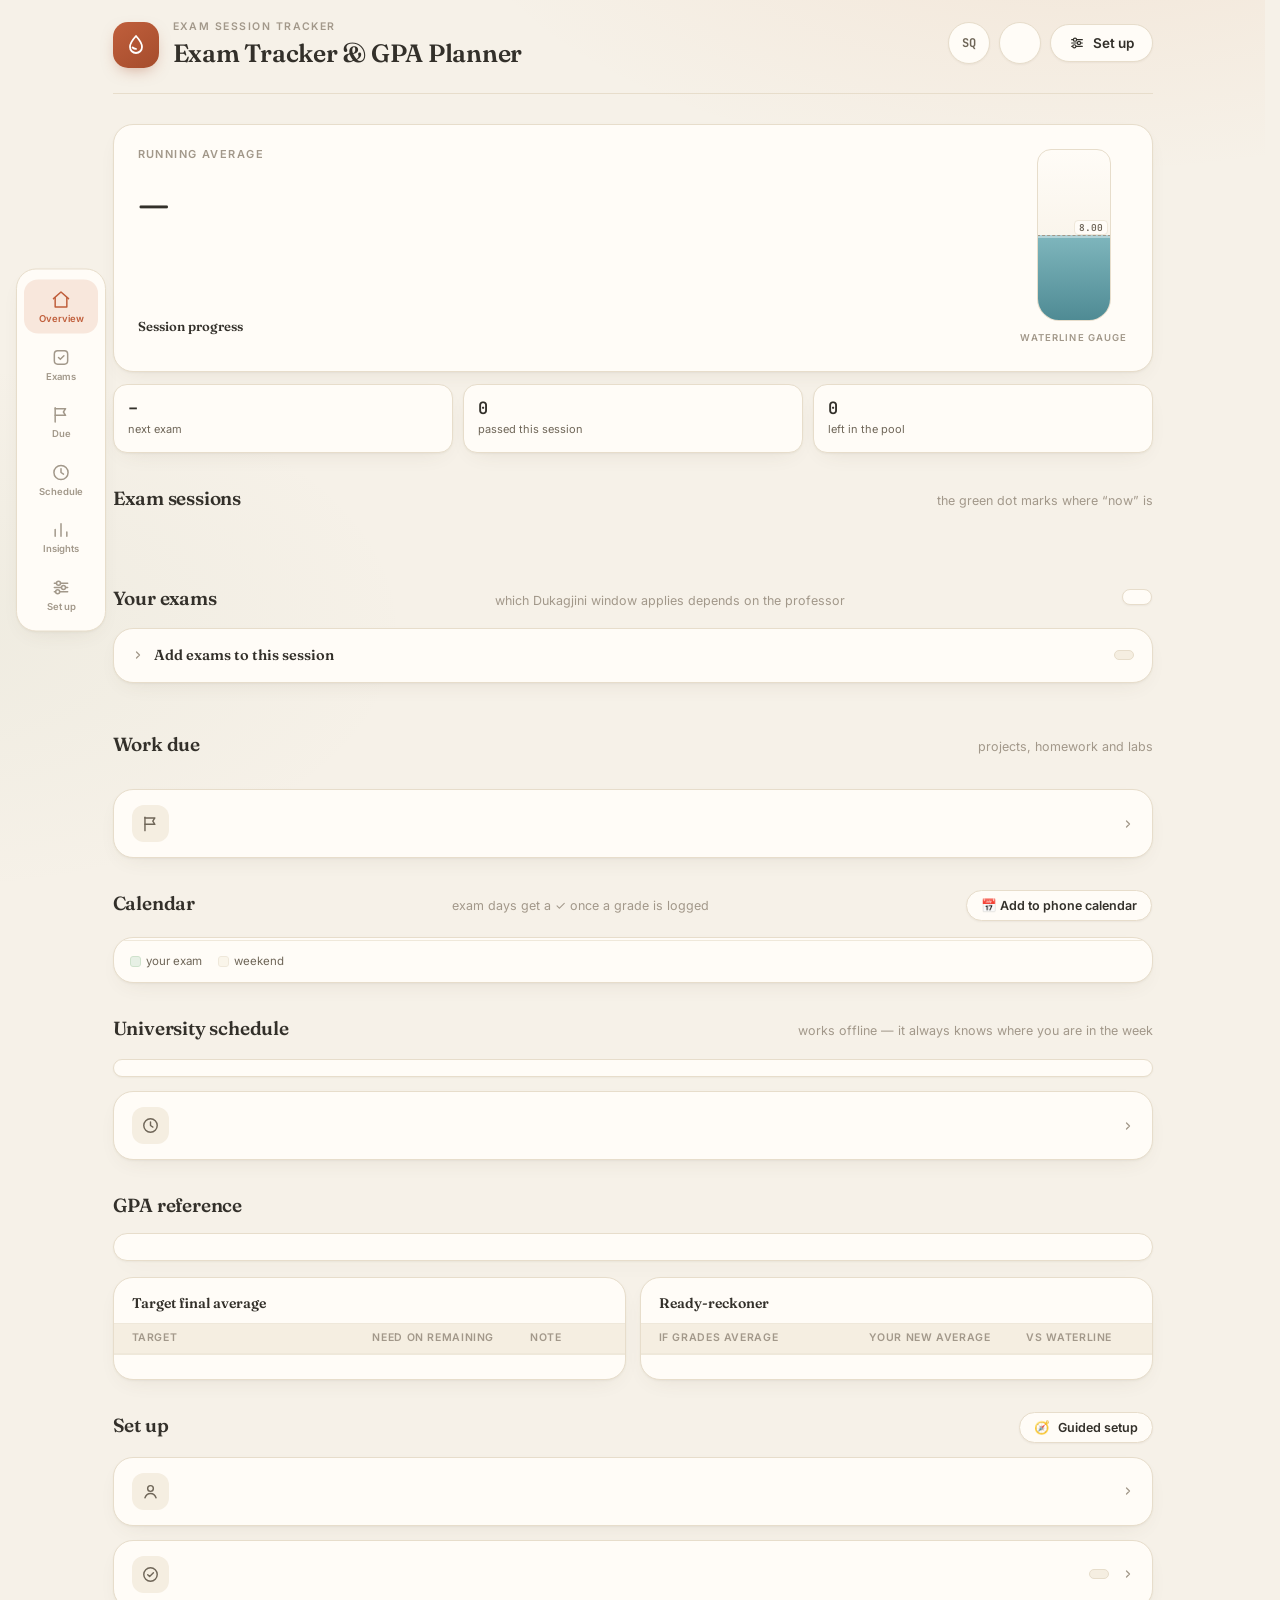
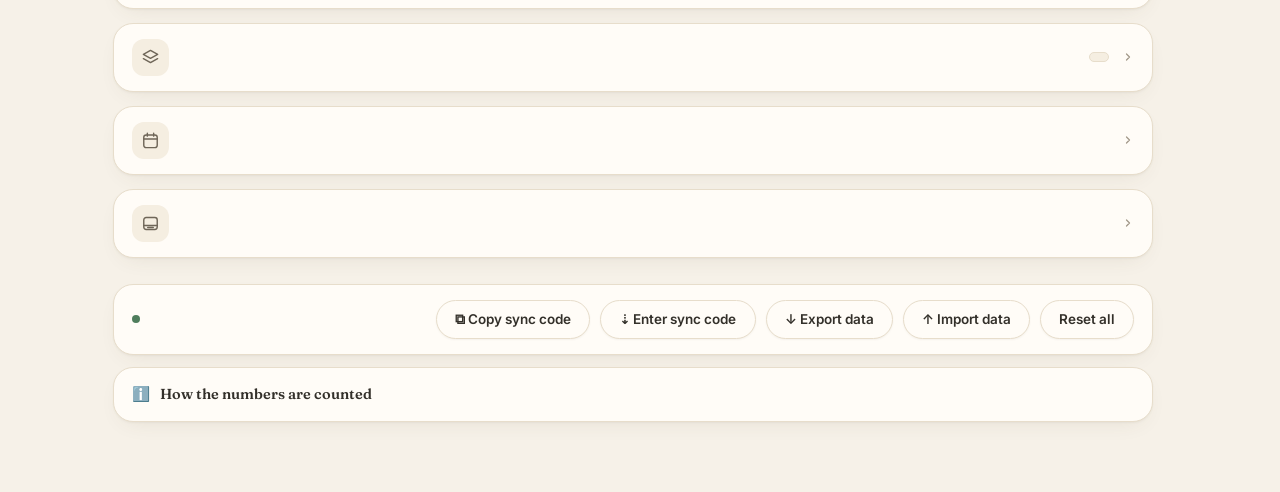
<file: index.html>
<!DOCTYPE html>
<html lang="en">
<head>
<meta charset="UTF-8">
<meta name="viewport" content="width=device-width, initial-scale=1.0, viewport-fit=cover">
<title>Afati · Exam Tracker</title>
<meta name="description" content="Exam pool + session planner, GPA tracker and offline class schedule.">
<meta name="theme-color" content="#f6f1e8">
<meta name="apple-mobile-web-app-capable" content="yes">
<meta name="apple-mobile-web-app-status-bar-style" content="default">
<meta name="apple-mobile-web-app-title" content="Afati">
<link rel="manifest" href="manifest.webmanifest">
<link rel="icon" href="icon-192.png">
<link rel="apple-touch-icon" href="icon-192.png">
<script>/* apply saved theme before first paint to avoid a flash */
try{var _t=localStorage.getItem("ubt-theme");if(_t)document.documentElement.setAttribute("data-theme",_t);}catch(e){}</script>
<link rel="preconnect" href="https://fonts.googleapis.com">
<link rel="preconnect" href="https://fonts.gstatic.com" crossorigin>
<link href="https://fonts.googleapis.com/css2?family=Fraunces:opsz,wght@9..144,500;9..144,600;9..144,700&family=Inter:wght@400;500;600;700&family=JetBrains+Mono:wght@500;600&display=swap" rel="stylesheet">
<link rel="stylesheet" href="app.css">
<script src="app.js" defer></script>
</head>
<body data-view="home">
<div class="wrap">

  <header class="top" id="top">
    <div class="brand">
      <div class="mark" aria-hidden="true">
        <svg viewBox="0 0 24 24" fill="none" stroke="currentColor" stroke-width="1.8" stroke-linecap="round" stroke-linejoin="round"><path d="M12 3s6 6.5 6 11a6 6 0 1 1-12 0c0-4.5 6-11 6-11z"/><path d="M8.6 14.5c.9.9 2.1 1.4 3.4 1.4"/></svg>
      </div>
      <div>
        <div class="eyebrow" id="eyebrow">Exam session tracker</div>
        <h1><span id="hTitle">Exam Tracker &amp; GPA Planner</span><span class="h1-page" id="pageTitle"></span></h1>
        <p class="lede" id="hLede"></p>
      </div>
    </div>
    <div class="hdr-actions">
      <button class="icon-btn" id="langBtn" type="button" title="Shqip / English">SQ</button>
      <button class="icon-btn" id="themeBtn" type="button" title="Light / dark" aria-label="Toggle theme"></button>
      <button class="btn" id="customizeBtn" type="button">
        <svg viewBox="0 0 24 24" fill="none" stroke="currentColor" stroke-width="1.8" stroke-linecap="round" stroke-linejoin="round"><path d="M4 7h16M4 12h16M4 17h16"/><circle cx="9" cy="7" r="2.4" fill="var(--surface)"/><circle cx="15" cy="12" r="2.4" fill="var(--surface)"/><circle cx="8" cy="17" r="2.4" fill="var(--surface)"/></svg>
        <span data-i18n="setup">Set up</span>
      </button>
    </div>
  </header>

  <!-- top tab bar (mid-width desktop) -->
  <nav class="tabbar" aria-label="Sections">
    <a href="#/home" data-nav="home" class="on"><svg viewBox="0 0 24 24" fill="none" stroke="currentColor" stroke-width="1.8" stroke-linecap="round" stroke-linejoin="round"><path d="M3 11l9-8 9 8"/><path d="M5 9.5V21h14V9.5"/></svg><span data-i18n="navOverview"></span></a>
    <a href="#/exams" data-nav="exams"><svg viewBox="0 0 24 24" fill="none" stroke="currentColor" stroke-width="1.8" stroke-linecap="round" stroke-linejoin="round"><rect x="4" y="4" width="16" height="16" rx="4"/><path d="M9 12l2.2 2.2L15.5 10"/></svg><span data-i18n="navExams"></span></a>
    <a href="#/due" data-nav="due"><svg viewBox="0 0 24 24" fill="none" stroke="currentColor" stroke-width="1.8" stroke-linecap="round" stroke-linejoin="round"><path d="M5 21V4"/><path d="M5 5h12.5l-2.6 4 2.6 4H5"/></svg><span data-i18n="navDue">Due</span><span class="nav-dot" hidden></span></a>
    <a href="#/sched" data-nav="sched"><svg viewBox="0 0 24 24" fill="none" stroke="currentColor" stroke-width="1.8" stroke-linecap="round" stroke-linejoin="round"><circle cx="12" cy="12" r="8.5"/><path d="M12 7.5V12l3 2"/></svg><span data-i18n="navSched"></span></a>
    <a href="#/stats" data-nav="stats"><svg viewBox="0 0 24 24" fill="none" stroke="currentColor" stroke-width="1.8" stroke-linecap="round" stroke-linejoin="round"><path d="M5 20v-8M12 20V5M19 20v-5"/></svg><span data-i18n="navStats"></span></a>
    <a href="#/setup" data-nav="setup"><svg viewBox="0 0 24 24" fill="none" stroke="currentColor" stroke-width="1.8" stroke-linecap="round" stroke-linejoin="round"><path d="M4 7h16M4 12h16M4 17h16"/><circle cx="9" cy="7" r="2.4" fill="var(--surface)"/><circle cx="15" cy="12" r="2.4" fill="var(--surface)"/><circle cx="8" cy="17" r="2.4" fill="var(--surface)"/></svg><span data-i18n="navSet"></span></a>
  </nav>

  <!-- overview -->
  <section id="overviewSection" data-view="home">
    <div class="card onboard" id="onboardCard" hidden>
      <div class="emoji">👋</div>
      <p data-i18n-html="onboardMsg"></p>
      <button class="btn primary" id="onboardBtn" type="button" data-i18n="onboardCta">Open Set up</button>
    </div>
    <div class="card hero">
      <div class="hero-main">
        <span class="k" data-i18n="runningAvg">Running average</span>
        <div class="v" id="avgVal">–</div>
        <div class="d" id="avgDelta"></div>
        <div class="hero-prog">
          <div class="row"><b data-i18n="sessionProgress">Session progress</b><span id="progMeta"></span></div>
          <div class="segs" id="segs"></div>
        </div>
      </div>
      <div class="hero-gauge">
        <div class="beaker">
          <div class="water" id="water"></div>
          <div class="wline" id="wline"><i id="wlineLbl">8.00</i></div>
        </div>
        <div class="cap" data-i18n="waterGauge">Waterline gauge</div>
        <div class="scale" id="gaugeScale"></div>
      </div>
    </div>
    <div class="card due-strip" id="schedStrip" hidden role="button" tabindex="0"></div>
    <div class="card due-strip" id="dueStrip" hidden role="button" tabindex="0"></div>
    <div class="stats">
      <div class="stat"><div class="n" id="stFirst">–</div><div class="l" id="stFirstL">next exam</div></div>
      <div class="stat"><div class="n" id="stCleared">0</div><div class="l" data-i18n="passedSession">passed this session</div></div>
      <div class="stat"><div class="n" id="stPool">0</div><div class="l" data-i18n="leftPool">left in the pool</div></div>
    </div>
    <div class="card ects-card" id="ectsCard" hidden></div>
    <div class="card due-strip nudge" id="backupNudge" hidden role="button" tabindex="0"></div>
    <div class="card trend" id="trendCard" hidden>
      <div class="trend-head"><b data-i18n="trendH">Average over time</b><span id="trendDelta"></span></div>
      <svg id="trendSvg" width="100%" height="64" role="img"></svg>
    </div>
  </section>

  <!-- session picker: year tabs, then that year's sessions -->
  <section id="sessSection" data-view="exams">
    <div class="shead"><h2 data-i18n="sessH">Exam sessions</h2><span class="hint" data-i18n="sessHint">the green dot marks where “now” is</span></div>
    <div class="yearbar" id="yearBar"></div>
    <div class="sessbar" id="sessBar"></div>
  </section>

  <!-- exams in the selected session -->
  <section id="examsSection" data-view="exams">
    <div class="shead"><h2 id="examHead">Your exams</h2>
      <span class="hint" id="examHint" data-i18n="dukagjini">which Dukagjini window applies depends on the professor</span>
      <button class="btn small" id="whatifBtn" type="button"></button>
    </div>
    <div class="tools">
      <span class="whatif-banner" data-i18n="whatifBanner"></span>
    </div>
    <details class="card pick" id="pickBox" data-keep>
      <summary>
        <svg class="chev" width="12" height="12" viewBox="0 0 24 24" fill="none" stroke="currentColor" stroke-width="2.5" stroke-linecap="round" stroke-linejoin="round"><path d="M9 18l6-6-6-6"/></svg>
        <span data-i18n="addExams">Add exams to this session</span>
        <span class="badge" id="pickBadge"></span>
      </summary>
      <p class="sub pick-sub" data-i18n-html="pickSub"></p>
      <div class="pick-list" id="pickList"></div>
    </details>
    <div class="grid" id="grid"></div>
  </section>

  <!-- work due -->
  <section id="dueSection" data-view="due">
    <div class="shead">
      <h2 data-i18n="dueH">Work due</h2>
      <span class="hint" data-i18n="dueHint">projects, homework and labs</span>
      <button class="btn small" id="dueIcsBtn" type="button" data-i18n="dueIcs" hidden>📅 Add deadlines to calendar</button>
    </div>
    <div class="grid" id="dueList"></div>
    <details class="card settings" id="dueBox" data-keep>
      <summary>
        <span class="sum-ic"><svg viewBox="0 0 24 24" fill="none" stroke="currentColor" stroke-width="1.8" stroke-linecap="round" stroke-linejoin="round"><path d="M5 21V4"/><path d="M5 5h12.5l-2.6 4 2.6 4H5"/></svg></span>
        <span class="sum-tx" data-i18n-split="addWork"></span>
        <svg class="chev" width="12" height="12" viewBox="0 0 24 24" fill="none" stroke="currentColor" stroke-width="2.5" stroke-linecap="round" stroke-linejoin="round"><path d="M9 18l6-6-6-6"/></svg>
      </summary>
      <div class="set-body">
        <div class="set-grid">
          <label class="span2"><span data-i18n="lblTitle">Title</span><input id="dwTitle" data-i18n-ph="phTitle" placeholder="e.g. Big Data group project" autocomplete="off"></label>
          <label><span data-i18n="lblType">Type</span><select id="dwType"></select></label>
          <label><span data-i18n="lblSubject">Subject</span><select id="dwSubject"></select></label>
          <label><span data-i18n="lblDueDate">Due date</span><input type="date" id="dwDate"></label>
          <label><span data-i18n="lblDueTime">Time (optional)</span><input type="time" id="dwTime"></label>
          <label class="span2"><span data-i18n="lblTeam">People (comma-separated)</span><input id="dwTeam" data-i18n-ph="phTeam" placeholder="e.g. Arta, Blend" autocomplete="off"></label>
          <label class="span4"><span data-i18n="lblNotes">Notes / requirements</span><textarea id="dwNotes" rows="2" data-i18n-ph="phNotes"></textarea></label>
        </div>
        <div class="set-actions">
          <button class="btn primary" id="saveWork" type="button">Add to the list</button>
        </div>
      </div>
    </details>
    <details class="card pick" id="dueDoneBox" data-keep hidden>
      <summary>
        <svg class="chev" width="12" height="12" viewBox="0 0 24 24" fill="none" stroke="currentColor" stroke-width="2.5" stroke-linecap="round" stroke-linejoin="round"><path d="M9 18l6-6-6-6"/></svg>
        <span id="dueDoneLabel"></span>
      </summary>
      <div class="due-done-list" id="dueDoneList"></div>
    </details>
  </section>

  <!-- calendar -->
  <section id="calSection" data-view="exams">
    <div class="shead">
      <h2 id="calHead">Calendar</h2>
      <span class="hint" data-i18n="calHint">exam days get a ✓ once a grade is logged</span>
      <button class="btn small" id="icsBtn" type="button" data-i18n="icsBtn">📅 Add to phone calendar</button>
    </div>
    <div class="card cal">
      <div class="cal-multi" id="cal"></div>
      <div class="cal-legend">
        <span><span class="sw sw-exam"></span><span data-i18n="legendExam">your exam</span></span>
        <span><span class="sw sw-wknd"></span><span data-i18n="legendWknd">weekend</span></span>
      </div>
    </div>
  </section>

  <!-- university schedule -->
  <section id="schedSection" data-view="sched">
    <div class="shead"><h2 data-i18n="schedH">University schedule</h2><span class="hint" data-i18n="schedHint">works offline — it always knows where you are in the week</span></div>
    <div class="card now-card" id="nowCard"></div>
    <div class="card sched-list" id="schedList" hidden></div>
    <details class="card settings" id="schedBox" data-keep>
      <summary>
        <span class="sum-ic"><svg viewBox="0 0 24 24" fill="none" stroke="currentColor" stroke-width="1.8" stroke-linecap="round" stroke-linejoin="round"><circle cx="12" cy="12" r="8.5"/><path d="M12 7.5V12l3 2"/></svg></span>
        <span class="sum-tx" data-i18n-split="editSched"></span>
        <svg class="chev" width="12" height="12" viewBox="0 0 24 24" fill="none" stroke="currentColor" stroke-width="2.5" stroke-linecap="round" stroke-linejoin="round"><path d="M9 18l6-6-6-6"/></svg>
      </summary>
      <div class="set-body">
        <div class="ed-list" id="schedEdList"></div>
        <div class="ed-form">
          <div class="set-grid">
            <label class="span2"><span data-i18n="phSubject">Subject</span><input id="dfName" autocomplete="off"></label>
            <label><span data-i18n="lblDayW">Day</span><select id="dfDay"></select></label>
            <label><span data-i18n="lblRoom">Room (optional)</span><input id="dfRoom" autocomplete="off"></label>
            <label><span data-i18n="lblStart">Starts</span><input type="time" id="dfStart"></label>
            <label><span data-i18n="lblEnd">Ends (optional)</span><input type="time" id="dfEnd"></label>
          </div>
          <div class="set-actions"><button class="btn primary" id="dfBtn" type="button"></button></div>
        </div>
      </div>
    </details>
  </section>

  <!-- cleared history -->
  <section id="clearedSection" data-view="stats" hidden>
    <div class="shead"><h2 data-i18n="clearedH">Cleared so far</h2></div>
    <details class="card pick" id="clearedBox" data-keep>
      <summary>
        <svg class="chev" width="12" height="12" viewBox="0 0 24 24" fill="none" stroke="currentColor" stroke-width="2.5" stroke-linecap="round" stroke-linejoin="round"><path d="M9 18l6-6-6-6"/></svg>
        <span id="clearedLabel"></span>
        <span class="badge" id="clearedBadge"></span>
      </summary>
      <div class="tbl-scroll">
      <table class="tbl">
        <thead><tr><th id="chCourse"></th><th class="r" id="chGrade"></th><th id="chWhere"></th><th id="chTry"></th></tr></thead>
        <tbody id="clearedBody"></tbody>
      </table>
      </div>
    </details>
  </section>

  <!-- projections -->
  <section id="gpaSection" data-view="stats">
    <div class="shead"><h2 data-i18n="gpaH">GPA reference</h2></div>
    <p class="sub" data-i18n="gpaSub"></p>
    <div class="card keynums" id="keynums"></div>
    <div class="two-col">
      <div class="card">
        <div class="tbl-scroll">
        <table class="tbl">
          <caption id="targetCap">Target final average</caption>
          <thead><tr><th id="thTarget">Target</th><th class="r" id="needHead">Need on remaining</th><th id="thNote">Note</th></tr></thead>
          <tbody id="targetBody"></tbody>
        </table>
        </div>
        <div class="formula" id="targetFormula"></div>
      </div>
      <div class="card">
        <div class="tbl-scroll">
        <table class="tbl">
          <caption id="rrCap">Ready-reckoner</caption>
          <thead><tr><th id="thIf">If grades average</th><th class="r" id="thNew">Your new average</th><th id="thVs">vs waterline</th></tr></thead>
          <tbody id="rrBody"></tbody>
        </table>
        </div>
        <div class="formula" id="rrFormula"></div>
      </div>
    </div>
  </section>

  <!-- setup -->
  <section id="setupSection" data-view="setup">
    <div class="shead"><h2 data-i18n="setup">Set up</h2>
      <button class="btn small" id="wizardBtn" type="button">🧭 <span data-i18n="wizSetup">Guided setup</span></button>
    </div>
    <details class="card settings" id="detailsBox" data-keep>
      <summary>
        <span class="sum-ic"><svg viewBox="0 0 24 24" fill="none" stroke="currentColor" stroke-width="1.8" stroke-linecap="round" stroke-linejoin="round"><circle cx="12" cy="8.2" r="3.6"/><path d="M5 20c1.2-3.6 3.9-5.4 7-5.4s5.8 1.8 7 5.4"/></svg></span>
        <span class="sum-tx" data-i18n-split="detSum"></span>
        <svg class="chev" width="12" height="12" viewBox="0 0 24 24" fill="none" stroke="currentColor" stroke-width="2.5" stroke-linecap="round" stroke-linejoin="round"><path d="M9 18l6-6-6-6"/></svg>
      </summary>
      <div class="set-body">
        <div class="curric-sem" data-i18n="grpIdentity">About you</div>
        <div class="set-grid">
          <label><span data-i18n="lblName">Your name</span><input id="setName" data-i18n-ph="phName" placeholder="e.g. Alex" autocomplete="off"></label>
          <label><span data-i18n="lblUniEmail">Uni email</span><input id="setUniEmail" type="email" data-i18n-ph="phUniEmail" autocomplete="off"></label>
          <label><span data-i18n="lblUniId">Student ID</span><input id="setUniId" data-i18n-ph="phUniId" autocomplete="off"></label>
        </div>
        <div class="curric-sem" data-i18n="grpProgram">Your program</div>
        <div class="set-grid">
          <label><span data-i18n="lblUni">University</span><select id="setUni"></select></label>
          <label class="span2"><span data-i18n="lblMajor">Major / program</span><select id="setMajor"></select></label>
          <label><span data-i18n="lblYear">Year of studies</span><select id="setYear"></select></label>
          <label class="span2" id="specRow"><span data-i18n="lblSpec">Specialization</span><select id="setSpec"></select></label>
        </div>
        <div class="curric-sem" data-i18n="grpNumbers">Numbers &amp; targets</div>
        <div class="set-grid">
          <label><span data-i18n="lblCount">Courses completed</span><input type="number" id="setCount" min="0" step="1" inputmode="numeric"></label>
          <label><span data-i18n="lblAvg">Current average</span><input type="number" id="setAvg" min="5" max="10" step="0.01" inputmode="decimal"></label>
          <label><span data-i18n="lblTotal">Total courses in degree</span><input type="number" id="setTotal" min="1" step="1" inputmode="numeric"></label>
          <label><span data-i18n="lblTotalEcts">Total ECTS in degree</span><input type="number" id="setTotalEcts" min="0" step="1" inputmode="numeric"></label>
          <label><span data-i18n="lblTmin">Target from</span><input type="number" id="setTmin" min="5" max="10" step="0.05" inputmode="decimal"></label>
          <label><span data-i18n="lblTmax">Target to</span><input type="number" id="setTmax" min="5" max="10" step="0.05" inputmode="decimal"></label>
          <label><span data-i18n="lblEcts">ECTS completed</span><input type="number" id="setEcts" min="0" step="1" inputmode="numeric"></label>
          <label><span data-i18n="lblAvgW">Weighted average (optional)</span><input type="number" id="setAvgW" min="5" max="10" step="0.01" inputmode="decimal"></label>
        </div>
        <p class="set-hint" id="derivedNote" hidden></p>
        <div class="spec-panel" id="specPanel" hidden></div>
        <div class="set-actions">
          <button class="btn primary" id="saveDetails" type="button" data-i18n="saveDetails">Save details</button>
        </div>
      </div>
    </details>
    <details class="card settings" id="compBox" data-keep>
      <summary>
        <span class="sum-ic"><svg viewBox="0 0 24 24" fill="none" stroke="currentColor" stroke-width="1.8" stroke-linecap="round" stroke-linejoin="round"><circle cx="12" cy="12" r="8.5"/><path d="M8.5 12.2l2.4 2.4 4.8-4.8"/></svg></span>
        <span class="sum-tx" data-i18n-split="compSum"></span>
        <span class="badge" id="compBadge"></span>
        <svg class="chev" width="12" height="12" viewBox="0 0 24 24" fill="none" stroke="currentColor" stroke-width="2.5" stroke-linecap="round" stroke-linejoin="round"><path d="M9 18l6-6-6-6"/></svg>
      </summary>
      <div class="set-body">
        <p class="set-hint" data-i18n="compHint"></p>
        <div class="ed-list" id="compList"></div>
        <div class="ed-form">
          <div class="set-grid">
            <label class="span2"><span data-i18n="exName">Exam name</span><input id="cfName" autocomplete="off"></label>
            <label><span data-i18n="grade">Grade</span><select id="cfGrade"></select></label>
            <label><span>ECTS</span><input type="number" id="cfEcts" min="1" max="30" inputmode="numeric"></label>
          </div>
          <div class="set-actions"><button class="btn primary" id="cfBtn" type="button"></button></div>
        </div>
      </div>
    </details>
    <details class="card settings" id="poolBox" data-keep>
      <summary>
        <span class="sum-ic"><svg viewBox="0 0 24 24" fill="none" stroke="currentColor" stroke-width="1.8" stroke-linecap="round" stroke-linejoin="round"><path d="M12 3l9 5-9 5-9-5 9-5z"/><path d="M3 13.5l9 5 9-5"/></svg></span>
        <span class="sum-tx" data-i18n-split="poolSum"></span>
        <span class="badge" id="poolBadge"></span>
        <svg class="chev" width="12" height="12" viewBox="0 0 24 24" fill="none" stroke="currentColor" stroke-width="2.5" stroke-linecap="round" stroke-linejoin="round"><path d="M9 18l6-6-6-6"/></svg>
      </summary>
      <div class="set-body">
        <p class="set-hint" data-i18n="poolHint"></p>
        <div class="ed-list" id="poolList"></div>
        <div class="ed-form">
          <div class="set-grid">
            <label class="span2"><span data-i18n="exName">Exam name</span><input id="pfName" autocomplete="off"></label>
            <label><span data-i18n="lblSem">Semester</span><select id="pfSem"></select></label>
            <label><span>ECTS</span><input type="number" id="pfEcts" min="1" max="30" inputmode="numeric"></label>
            <label><span data-i18n="lblDate">Exam date (optional)</span><input type="date" id="pfDate"></label>
          </div>
          <div class="set-actions"><button class="btn primary" id="pfBtn" type="button"></button></div>
        </div>
      </div>
    </details>
    <details class="card settings" id="sessBox" data-keep>
      <summary>
        <span class="sum-ic"><svg viewBox="0 0 24 24" fill="none" stroke="currentColor" stroke-width="1.8" stroke-linecap="round" stroke-linejoin="round"><rect x="3.5" y="5" width="17" height="16" rx="3"/><path d="M3.5 10h17M8 2.8v3.7M16 2.8v3.7"/></svg></span>
        <span class="sum-tx" data-i18n-split="sessSum"></span>
        <svg class="chev" width="12" height="12" viewBox="0 0 24 24" fill="none" stroke="currentColor" stroke-width="2.5" stroke-linecap="round" stroke-linejoin="round"><path d="M9 18l6-6-6-6"/></svg>
      </summary>
      <div class="set-body">
        <p class="set-hint" data-i18n="sessHint2"></p>
        <div class="ed-list" id="sessList"></div>
        <div class="ed-form">
          <div class="set-grid">
            <label class="span2"><span data-i18n="lblLabel">Label</span><input id="sfLabel" data-i18n-ph="labelPh" autocomplete="off"></label>
            <label><span data-i18n="lblYearNum">Year</span><input type="number" id="sfYear" min="2020" max="2100" inputmode="numeric"></label>
            <label><span data-i18n="lblMonth">Month</span><select id="sfMonth"></select></label>
          </div>
          <div class="set-actions"><button class="btn primary" id="sfBtn" type="button"></button></div>
        </div>
      </div>
    </details>
    <details class="card settings" id="tabsBox" data-keep>
      <summary>
        <span class="sum-ic"><svg viewBox="0 0 24 24" fill="none" stroke="currentColor" stroke-width="1.8" stroke-linecap="round" stroke-linejoin="round"><rect x="3.5" y="4.5" width="17" height="15" rx="3"/><path d="M3.5 14.5h17M8.5 17h7"/></svg></span>
        <span class="sum-tx" data-i18n-split="tabsSum"></span>
        <svg class="chev" width="12" height="12" viewBox="0 0 24 24" fill="none" stroke="currentColor" stroke-width="2.5" stroke-linecap="round" stroke-linejoin="round"><path d="M9 18l6-6-6-6"/></svg>
      </summary>
      <div class="set-body">
        <p class="set-hint" data-i18n="tabsHint"></p>
        <div id="tabRows" class="tab-rows"></div>
      </div>
    </details>
  </section>

  <div data-view="setup">
  <div class="card foot-card">
    <div class="saved"><span class="dot" id="saveDot"></span><span id="saveText"></span></div>
    <div class="foot-btns">
      <button class="btn" id="syncCopyBtn" type="button" data-i18n="syncCopy">⧉ Copy sync code</button>
      <button class="btn" id="syncPasteBtn" type="button" data-i18n="syncPaste">⇣ Enter sync code</button>
      <button class="btn" id="shareBtn" type="button" data-i18n="shareB" hidden>📤 Share backup</button>
      <button class="btn" id="exportBtn" type="button" data-i18n="exportB">↓ Export data</button>
      <button class="btn" id="importBtn" type="button" data-i18n="importB">↑ Import data</button>
      <input type="file" id="importFile" accept="application/json" hidden>
      <button class="btn danger" id="resetBtn" type="button" data-i18n="resetB">Reset all</button>
    </div>
  </div>
  <details class="card notes-box">
    <summary>ℹ️ <span data-i18n="aboutNumbers">How the numbers are counted</span></summary>
    <p class="notes" id="footNotes"></p>
  </details>
  </div>

</div>

<!-- mobile bottom navigation (rendered from the user's pinned tabs) -->
<nav class="bnav" id="bnav" aria-label="Sections"></nav>

<!-- "More" sheet: unpinned pages + quick toggles -->
<div class="sheet-backdrop" id="moreBackdrop" hidden>
  <div class="sheet" role="dialog" aria-modal="true" aria-label="More">
    <div class="sheet-grab"></div>
    <div class="sheet-list" id="sheetList"></div>
    <div class="sheet-tools">
      <button class="icon-btn" id="langBtn2" type="button" title="Shqip / English">SQ</button>
      <button class="icon-btn" id="themeBtn2" type="button" title="Light / dark" aria-label="Toggle theme"></button>
    </div>
  </div>
</div>

<!-- desktop sidebar navigation (wide screens only) -->
<nav class="snav" aria-label="Sections">
  <a href="#/home" data-nav="home" class="on">
    <svg viewBox="0 0 24 24" fill="none" stroke="currentColor" stroke-width="1.8" stroke-linecap="round" stroke-linejoin="round"><path d="M3 11l9-8 9 8"/><path d="M5 9.5V21h14V9.5"/></svg>
    <span data-i18n="navOverview">Overview</span>
  </a>
  <a href="#/exams" data-nav="exams">
    <svg viewBox="0 0 24 24" fill="none" stroke="currentColor" stroke-width="1.8" stroke-linecap="round" stroke-linejoin="round"><rect x="4" y="4" width="16" height="16" rx="4"/><path d="M9 12l2.2 2.2L15.5 10"/></svg>
    <span data-i18n="navExams">Exams</span>
  </a>
  <a href="#/due" data-nav="due"><svg viewBox="0 0 24 24" fill="none" stroke="currentColor" stroke-width="1.8" stroke-linecap="round" stroke-linejoin="round"><path d="M5 21V4"/><path d="M5 5h12.5l-2.6 4 2.6 4H5"/></svg><span data-i18n="navDue">Due</span><span class="nav-dot" hidden></span></a>
  <a href="#/sched" data-nav="sched">
    <svg viewBox="0 0 24 24" fill="none" stroke="currentColor" stroke-width="1.8" stroke-linecap="round" stroke-linejoin="round"><circle cx="12" cy="12" r="8.5"/><path d="M12 7.5V12l3 2"/></svg>
    <span data-i18n="navSched">Schedule</span>
  </a>
  <a href="#/stats" data-nav="stats">
    <svg viewBox="0 0 24 24" fill="none" stroke="currentColor" stroke-width="1.8" stroke-linecap="round" stroke-linejoin="round"><path d="M5 20v-8M12 20V5M19 20v-5"/></svg>
    <span data-i18n="navStats">Insights</span>
  </a>
  <a href="#/setup" data-nav="setup">
    <svg viewBox="0 0 24 24" fill="none" stroke="currentColor" stroke-width="1.8" stroke-linecap="round" stroke-linejoin="round"><path d="M4 7h16M4 12h16M4 17h16"/><circle cx="9" cy="7" r="2.4" fill="var(--surface)"/><circle cx="15" cy="12" r="2.4" fill="var(--surface)"/><circle cx="8" cy="17" r="2.4" fill="var(--surface)"/></svg>
    <span data-i18n="navSet">Set up</span>
  </a>
</nav>

<!-- guided setup wizard -->
<div class="sheet-backdrop wiz-backdrop" id="wizBackdrop" hidden>
  <div class="wiz card" role="dialog" aria-modal="true">
    <div class="wiz-head">
      <b data-i18n="wizSetup">Guided setup</b>
      <button class="x-btn" id="wizClose" type="button">✕</button>
      <div class="wiz-dots" id="wizDots"></div>
    </div>
    <div class="wiz-body" id="wizBody"></div>
    <div class="wiz-foot">
      <button class="btn" id="wizBack" type="button" data-i18n="back">Back</button>
      <button class="btn primary" id="wizNext" type="button" data-i18n="next">Next</button>
    </div>
  </div>
</div>

<!-- update-ready toast -->
<div class="toast" id="updateToast" hidden>
  <span data-i18n="updateReady">New version ready</span>
  <button class="btn small primary" id="updateReload" type="button" data-i18n="refresh">Refresh</button>
</div>

<!-- crash safety card -->
<div class="crash" id="crashCard" hidden>
  <div class="crash-in card">
    <div class="emoji">🛟</div>
    <p data-i18n="crashMsg">Something broke — your data is safe on this device.</p>
    <p class="crash-d" id="crashDetail"></p>
    <div class="crash-btns">
      <button class="btn primary" id="crashReload" type="button" data-i18n="reloadBtn">Reload</button>
      <button class="btn" id="crashRestore" type="button" data-i18n="restoreSnap" hidden>Restore yesterday's snapshot</button>
    </div>
  </div>
</div>

</body>
</html>
</file>
<file: app.css>
/* UBT Exam Tracker — warm, calm, mobile-first, light & dark */

:root{
  --bg:#f6f1e8; --surface:#fffcf7; --tint:#f5eee1;
  --ink:#33302a; --muted:#6f6658; --faint:#a2988a;
  --border:#e7ddcb; --hair:#efe8da;
  --accent:#c05f3c; --accent-deep:#a54c2c; --accent-soft:#f8e7dc;
  --good:#4f7d5c; --good-soft:#e7f0e5; --good-line:#cfe2cc;
  --bad:#b4483d; --bad-soft:#f9e8e4;
  --wknd:#faf5ea; --box-line:#c9bda9; --bnav-bg:rgba(255,252,247,.92);
  --display:'Fraunces',Georgia,serif;
  --body:'Inter',system-ui,sans-serif;
  --mono:'JetBrains Mono',ui-monospace,monospace;
  --r-lg:20px; --r-md:14px; --r-sm:10px;
  --shadow:0 1px 2px rgba(88,70,48,.05),0 8px 24px -12px rgba(88,70,48,.14);
}
:root[data-theme="dark"]{
  --bg:#1f1b15; --surface:#2a251d; --tint:#332d23;
  --ink:#ece3d3; --muted:#b0a390; --faint:#7c7161;
  --border:#3e372b; --hair:#352f25;
  --accent:#d67e54; --accent-deep:#e08f66; --accent-soft:#3f2f26;
  --good:#84b591; --good-soft:#2b382e; --good-line:#405243;
  --bad:#dd8a7c; --bad-soft:#3f2c28;
  --wknd:#262119; --box-line:#5a5142; --bnav-bg:rgba(32,28,22,.92);
  --shadow:0 1px 2px rgba(0,0,0,.3),0 8px 24px -12px rgba(0,0,0,.5);
}
@media (prefers-color-scheme: dark){
  :root:not([data-theme="light"]){
    --bg:#1f1b15; --surface:#2a251d; --tint:#332d23;
    --ink:#ece3d3; --muted:#b0a390; --faint:#7c7161;
    --border:#3e372b; --hair:#352f25;
    --accent:#d67e54; --accent-deep:#e08f66; --accent-soft:#3f2f26;
    --good:#84b591; --good-soft:#2b382e; --good-line:#405243;
    --bad:#dd8a7c; --bad-soft:#3f2c28;
    --wknd:#262119; --box-line:#5a5142; --bnav-bg:rgba(32,28,22,.92);
    --shadow:0 1px 2px rgba(0,0,0,.3),0 8px 24px -12px rgba(0,0,0,.5);
  }
}
*{box-sizing:border-box;margin:0;padding:0}
html{scroll-behavior:smooth;scroll-padding-top:14px;scrollbar-gutter:stable}
body{
  background:
    radial-gradient(900px 420px at 85% -120px, rgba(214,138,84,.12), transparent 70%),
    radial-gradient(700px 380px at -80px 30%, rgba(140,160,120,.07), transparent 70%),
    var(--bg);
  color:var(--ink);font-family:var(--body);font-size:15px;line-height:1.6;
  -webkit-font-smoothing:antialiased;
  padding:22px 16px calc(96px + env(safe-area-inset-bottom));
}
:root[data-theme="dark"] body{
  background:
    radial-gradient(900px 420px at 85% -120px, rgba(214,138,84,.06), transparent 70%),
    var(--bg);
}
@media (prefers-color-scheme: dark){
  :root:not([data-theme="light"]) body{
    background:
      radial-gradient(900px 420px at 85% -120px, rgba(214,138,84,.06), transparent 70%),
      var(--bg);
  }
}
.wrap{max-width:1040px;margin:0 auto}
section{margin-top:30px;scroll-margin-top:14px}
/* the router shows one page at a time */
.view-off{display:none!important}
/* the hidden attribute always wins, even over display:flex classes */
[hidden]{display:none!important}
button{font:inherit;color:inherit;-webkit-tap-highlight-color:transparent}
:focus-visible{outline:2.5px solid var(--accent);outline-offset:2px;border-radius:6px}

/* ---------- header ---------- */
.top{display:flex;justify-content:space-between;align-items:flex-start;gap:14px;flex-wrap:wrap;
  padding-bottom:20px;border-bottom:1px solid var(--border);scroll-margin-top:14px}
.brand{display:flex;gap:14px;align-items:flex-start;min-width:0}
.mark{flex:none;width:46px;height:46px;border-radius:15px;display:grid;place-items:center;
  background:linear-gradient(145deg,var(--accent),var(--accent-deep));color:#fff;
  box-shadow:0 6px 16px -6px rgba(165,76,44,.5)}
.mark svg{width:24px;height:24px}
.eyebrow{font:600 10.5px/1 var(--body);letter-spacing:.14em;text-transform:uppercase;color:var(--faint)}
.h1-page{display:none}   /* desktop keeps the brand header on every page */
h1{font-family:var(--display);font-weight:600;font-size:25px;letter-spacing:-.01em;margin-top:5px;line-height:1.2}
.lede{color:var(--muted);font-size:13.5px;margin-top:5px;max-width:56ch}
.hdr-actions{display:flex;gap:9px;align-items:center}
.icon-btn{width:42px;height:42px;border-radius:999px;border:1px solid var(--border);
  background:var(--surface);color:var(--muted);cursor:pointer;display:grid;place-items:center;
  font:700 12px var(--mono);transition:.15s;box-shadow:0 1px 2px rgba(88,70,48,.06);flex:none}
.icon-btn svg{width:19px;height:19px}
.icon-btn:hover{border-color:var(--faint);color:var(--ink);transform:translateY(-1px)}

/* ---------- shared bits ---------- */
.card{background:var(--surface);border:1px solid var(--border);border-radius:var(--r-lg);box-shadow:var(--shadow)}
.shead{display:flex;align-items:baseline;justify-content:space-between;gap:12px;flex-wrap:wrap}
.shead h2{font-family:var(--display);font-weight:600;font-size:19px;letter-spacing:-.01em}
.shead .hint{font-size:12.5px;color:var(--faint)}
.sub{color:var(--muted);font-size:13px;margin-top:12px;max-width:74ch}

.btn{display:inline-flex;align-items:center;gap:8px;font:600 13.5px var(--body);
  border:1px solid var(--border);background:var(--surface);color:var(--ink);
  border-radius:999px;padding:10px 18px;cursor:pointer;transition:.16s;box-shadow:0 1px 2px rgba(88,70,48,.06)}
.btn svg{width:16px;height:16px}
.btn:hover{border-color:var(--faint);transform:translateY(-1px)}
.btn:active{transform:translateY(0)}
.btn.small{padding:7px 14px;font-size:12.5px}
.btn.primary{background:var(--accent);border-color:var(--accent);color:#fff;
  box-shadow:0 6px 16px -6px rgba(165,76,44,.55)}
.btn.primary:hover{background:var(--accent-deep);border-color:var(--accent-deep)}
.btn.ghost{background:transparent;box-shadow:none;color:var(--muted);border-style:dashed}
.btn.ghost:hover{color:var(--accent);border-color:var(--accent)}
.btn.danger:hover{color:var(--bad);border-color:var(--bad)}

/* ---------- hero / overview ---------- */
.hero{display:flex;gap:22px;padding:24px;margin-top:22px;align-items:stretch}
.hero-main{flex:1;min-width:0;display:flex;flex-direction:column}
.hero .k{font:600 11px/1 var(--body);letter-spacing:.13em;text-transform:uppercase;color:var(--faint)}
.hero .v{font-family:var(--display);font-weight:600;font-size:clamp(46px,11vw,62px);
  line-height:1.05;letter-spacing:-.02em;margin-top:8px;font-variant-numeric:tabular-nums}
.hero .d{font:600 13px/1.3 var(--body);margin-top:6px}
.hero-prog{margin-top:auto;padding-top:18px}
.hero-prog .row{display:flex;justify-content:space-between;align-items:baseline;gap:10px;flex-wrap:wrap}
.hero-prog .row b{font-family:var(--display);font-weight:600;font-size:13px}
.hero-prog .row span{font:500 12px/1 var(--mono);color:var(--muted)}
.segs{display:grid;gap:6px;margin-top:10px}
.seg{height:10px;border-radius:5px;background:var(--tint);border:1px solid var(--border);transition:.3s}
.seg.on{background:var(--good);border-color:var(--good)}

.hero-gauge{flex:none;display:flex;flex-direction:column;align-items:center;justify-content:center}
.beaker{position:relative;width:74px;height:172px;border:1.5px solid var(--border);
  border-radius:14px 14px 22px 22px;background:linear-gradient(180deg,var(--surface),var(--tint));overflow:hidden}
.water{position:absolute;left:0;right:0;bottom:0;height:50%;
  background:linear-gradient(180deg,#7fb6bd,#4f8b94);
  transition:height .55s cubic-bezier(.4,0,.2,1),background .4s}
.water::before{content:"";position:absolute;left:0;right:0;top:0;height:3px;background:rgba(255,255,255,.4)}
.wline{position:absolute;left:-1px;right:-1px;top:50%;border-top:1.5px dashed var(--faint)}
.wline i{position:absolute;right:3px;top:-16px;font:600 9.5px/1 var(--mono);font-style:normal;
  color:var(--muted);background:var(--surface);padding:2px 4px;border-radius:4px;border:1px solid var(--hair)}
.hero-gauge .cap{font:600 9.5px/1 var(--body);letter-spacing:.12em;text-transform:uppercase;color:var(--faint);margin-top:12px}
.hero-gauge .scale{font:500 10px/1 var(--mono);color:var(--faint);margin-top:5px}

.stats{display:grid;grid-template-columns:repeat(3,1fr);gap:10px;margin-top:12px}
.stat{background:var(--surface);border:1px solid var(--border);border-radius:var(--r-md);
  padding:13px 14px;box-shadow:var(--shadow)}
.stat .n{font:600 17px/1.2 var(--mono);letter-spacing:-.01em}
.stat .l{font-size:11px;color:var(--muted);margin-top:3px}
.keynums{padding:13px 18px;font-size:12.5px;color:var(--muted);display:flex;gap:8px 24px;flex-wrap:wrap;margin-top:12px}
.keynums b{font:600 12.5px var(--mono);color:var(--ink)}

/* ---------- first-run onboarding ---------- */
.onboard{margin-top:22px;padding:26px 22px;text-align:center}
.onboard .emoji{font-size:30px;margin-bottom:10px}
.onboard p{color:var(--muted);font-size:14px;line-height:1.65;max-width:52ch;margin:0 auto}
.onboard b{color:var(--ink)}
.onboard .btn{margin-top:16px}
.onboard-btns{display:flex;gap:10px;justify-content:center;flex-wrap:wrap}
.guide{padding:6px 18px 18px;font-size:13.5px;color:var(--muted);line-height:1.7}
.guide ul{list-style:none;display:flex;flex-direction:column;gap:9px;margin:10px 0}
.guide b{color:var(--ink)}
.guide p{margin-top:10px}
.exam-row .f-grade{flex:0 0 72px}
.set-body input:not([type=checkbox]):disabled{opacity:.55;background:var(--tint)}

/* ---------- trend sparkline ---------- */
.trend{padding:14px 18px 10px;margin-top:12px}
.trend-head{display:flex;justify-content:space-between;align-items:baseline;gap:10px}
.trend-head b{font-family:var(--display);font-weight:600;font-size:13px}
.trend-head span{font:500 12px/1 var(--mono);color:var(--muted)}
.trend svg{display:block;width:100%;margin-top:6px}

/* ---------- degree ECTS progress ---------- */
.ects-card{margin-top:12px;padding:13px 18px}
.ects-card .row{display:flex;justify-content:space-between;align-items:baseline;gap:10px;flex-wrap:wrap}
.ects-card .row b{font-family:var(--display);font-weight:600;font-size:13px}
.ects-card .row span{font:500 12px/1 var(--mono);color:var(--muted)}
.ects-card .cap-track{display:block;max-width:none;margin-top:9px}
.due-strip.nudge{border-color:#eccfa8;background:linear-gradient(135deg,#fdf3e3,#fbeadb)}
:root[data-theme="dark"] .due-strip.nudge{border-color:#5a4a2e;background:linear-gradient(135deg,#3a3222,#352c1e)}
@media (prefers-color-scheme: dark){
  :root:not([data-theme="light"]) .due-strip.nudge{border-color:#5a4a2e;background:linear-gradient(135deg,#3a3222,#352c1e)}
}

/* ---------- page entrance ---------- */
.page-in{animation:pageIn .22s ease-out}
@keyframes pageIn{from{opacity:0;transform:translateY(8px)}to{opacity:1;transform:none}}

/* ---------- year tabs + session tabs + "now" dot ---------- */
.yearbar{display:flex;gap:8px;margin-top:14px;flex-wrap:wrap}
.ytab{display:inline-flex;align-items:center;gap:7px;font:600 13.5px var(--body);
  border:1.5px solid var(--border);background:var(--surface);color:var(--muted);
  border-radius:999px;padding:8px 18px;cursor:pointer;transition:.15s;box-shadow:var(--shadow)}
.ytab:hover{border-color:var(--faint)}
.ytab.on{background:var(--ink);border-color:var(--ink);color:var(--surface)}
.now-dot{display:inline-block;width:7px;height:7px;border-radius:50%;background:#3f9d63;
  margin-left:7px;vertical-align:2px;box-shadow:0 0 0 3px rgba(63,157,99,.18);flex:none}
.stab .now-dot{margin-left:6px}

.sessbar{display:flex;gap:9px;overflow-x:auto;padding:14px 2px 12px;
  scroll-snap-type:x proximity;-webkit-overflow-scrolling:touch}
.sessbar::-webkit-scrollbar{height:5px}
.sessbar::-webkit-scrollbar-thumb{background:var(--border);border-radius:3px}
.stab{flex:0 0 auto;scroll-snap-align:start;display:block;text-align:left;
  padding:11px 15px;border-radius:var(--r-md);border:1px solid var(--border);
  background:var(--surface);cursor:pointer;min-width:118px;transition:.16s;box-shadow:var(--shadow)}
.stab .st-l{display:block;font-weight:650;font-size:13.5px;color:var(--ink);white-space:nowrap}
.stab .st-m{display:block;font-size:11.5px;color:var(--faint);white-space:nowrap;margin-top:3px}
.stab:hover{border-color:var(--faint);transform:translateY(-1px)}
.stab.on{border-color:var(--accent);background:var(--accent-soft);box-shadow:0 0 0 1.5px var(--accent),var(--shadow)}
.stab.on .st-m{color:var(--accent)}
.stab.done{border-color:var(--good-line);background:var(--good-soft)}
.stab.done .st-m{color:var(--good)}
.stab.empty .st-m{color:var(--faint)}

/* ---------- what-if sandbox ---------- */
.tools{display:none;align-items:center;gap:12px;margin-top:12px;flex-wrap:wrap}
body.whatif .tools{display:flex}
.whatif-banner{display:none;font:600 12px var(--body);color:var(--accent);
  background:var(--accent-soft);border:1px dashed var(--accent);
  border-radius:999px;padding:7px 14px}
body.whatif .whatif-banner{display:inline-block}
body.whatif #whatifBtn{background:var(--accent);border-color:var(--accent);color:#fff}
body.whatif .hero{outline:2px dashed var(--accent);outline-offset:4px}
body.whatif #pickBox,body.whatif .x-btn,body.whatif select.slot,
body.whatif .prep,body.whatif #setupSection{opacity:.45;pointer-events:none}

/* ---------- collapsibles ---------- */
details.pick summary,details.settings summary,details.notes-box summary{list-style:none;cursor:pointer;display:flex;align-items:center;gap:10px;
  padding:15px 18px;font-family:var(--display);font-weight:600;font-size:14.5px;
  border-radius:19px;transition:background .15s}
details.pick summary:hover,details.settings summary:hover,details.notes-box summary:hover{background:var(--tint)}
details[open]>summary{border-radius:19px 19px 0 0}
details.settings summary{gap:13px}
details.settings summary .chev{margin-left:0}
details.settings summary>.chev:last-child{margin-left:auto}
.sum-ic{flex:none;width:37px;height:37px;border-radius:12px;background:var(--tint);
  display:grid;place-items:center;color:var(--muted)}
details.settings summary:hover .sum-ic{background:var(--accent-soft);color:var(--accent)}
.sum-ic svg{width:19px;height:19px}
.sum-tx{flex:1;min-width:0;display:flex;flex-direction:column;gap:2px}
.sum-t{font-family:var(--display);font-weight:600;font-size:14.5px;line-height:1.25}
.sum-s{font:400 12px/1.4 var(--body);color:var(--muted)}
details.settings summary .badge{margin-left:0;flex:none}
details[open] .set-body,details[open] .pick-list,details[open] .notes{animation:bodyIn .18s ease-out}
@keyframes bodyIn{from{opacity:0;transform:translateY(-4px)}to{opacity:1;transform:none}}
details.pick summary::-webkit-details-marker,details.settings summary::-webkit-details-marker{display:none}
details.pick summary .chev,details.settings summary .chev{transition:transform .2s;color:var(--faint);flex:none}
details.pick[open] summary .chev,details.settings[open] summary .chev{transform:rotate(90deg)}
details.pick summary .badge,details.settings summary .badge{margin-left:auto;font:600 10.5px var(--mono);color:var(--muted);
  background:var(--tint);border:1px solid var(--border);padding:4px 9px;border-radius:999px;white-space:nowrap}

/* ---------- pool picker ---------- */
details.pick{margin-top:14px}
.pick-sub{padding:0 18px 4px;margin-top:0;border-top:1px solid var(--hair);padding-top:12px}
.pick-list{border-top:1px solid var(--hair);padding:6px 8px 10px;max-height:330px;overflow-y:auto}
.pick-empty{padding:12px 10px;font-size:13px;color:var(--muted)}
.pick-row{display:flex;align-items:center;gap:11px;padding:11px 10px;border-radius:12px;
  cursor:pointer;user-select:none;transition:background .12s}
.pick-row:hover{background:var(--tint)}
.pick-row input{position:absolute;opacity:0;width:1px;height:1px}
.pick-row .box{width:19px;height:19px;border:1.5px solid var(--box-line);border-radius:6px;flex:none;
  display:grid;place-items:center;transition:.15s;background:var(--surface)}
.pick-row .box svg{width:11px;height:11px;opacity:0;transform:scale(.5);transition:.15s}
.pick-row input:checked+.box{background:var(--accent);border-color:var(--accent)}
.pick-row input:checked+.box svg{opacity:1;transform:scale(1)}
.pick-row input:focus-visible+.box{outline:2.5px solid var(--accent);outline-offset:2px}
.pick-body{display:flex;flex-direction:column;gap:2px;min-width:0}
.pick-name{font-weight:600;font-size:13.5px;line-height:1.35}
.pick-meta{display:flex;align-items:center;gap:8px;flex-wrap:wrap}
.pick-date{font:600 11px var(--mono);color:var(--muted)}
.pick-note{font-size:11px;color:var(--accent);font-weight:600}

/* ---------- badges ---------- */
.sem-badge{display:inline-block;font:600 9.5px/1 var(--body);letter-spacing:.05em;text-transform:uppercase;
  color:var(--muted);background:var(--tint);border:1px solid var(--border);
  padding:3px 7px;border-radius:999px;vertical-align:1px}
.retake-badge{display:inline-block;font:700 9.5px/1 var(--body);letter-spacing:.06em;text-transform:uppercase;
  color:var(--bad);background:var(--bad-soft);padding:3px 7px;border-radius:999px;
  vertical-align:1px;margin-left:6px}
.retake-badge[hidden]{display:none}

/* ---------- exam cards ---------- */
.grid{display:grid;grid-template-columns:repeat(2,1fr);gap:14px;margin-top:16px}
.exam{position:relative;padding:16px 16px 14px;display:flex;flex-direction:column;gap:12px;
  transition:border-color .2s,background .2s}
.exam.cleared{border-color:var(--good-line);
  background:linear-gradient(180deg,var(--good-soft),var(--surface) 72%)}
.exam.failed{border-color:var(--bad-soft);
  background:linear-gradient(180deg,var(--bad-soft),var(--surface) 60%)}
.x-btn{position:absolute;top:9px;right:10px;border:none;background:none;color:var(--faint);
  font-size:13px;cursor:pointer;border-radius:8px;padding:5px 8px;line-height:1;z-index:2}
.x-btn:hover{color:var(--bad);background:var(--bad-soft)}
.exam-head{display:flex;gap:12px;align-items:flex-start;justify-content:space-between;padding-right:16px}
.exam-info{min-width:0}
.exam-info .t{font-family:var(--display);font-weight:600;font-size:16px;line-height:1.3}
.exam-info .d{font:500 11px/1.5 var(--mono);color:var(--muted);margin-top:3px}
.done-btn{flex:none;display:inline-flex;align-items:center;gap:7px;font:600 12.5px var(--body);
  border:1.5px solid var(--border);background:var(--surface);color:var(--muted);
  border-radius:999px;padding:8px 14px;cursor:pointer;transition:.16s;min-height:36px}
.done-btn svg{width:13px;height:13px}
.done-btn:hover{border-color:var(--good);color:var(--good)}
.done-btn.is-done{background:var(--good);border-color:var(--good);color:#fff;
  box-shadow:0 4px 12px -4px rgba(79,125,92,.5)}
:root[data-theme="dark"] .done-btn.is-done{color:#1e2a21}
@media (prefers-color-scheme: dark){
  :root:not([data-theme="light"]) .done-btn.is-done{color:#1e2a21}
}
.slot-row{display:flex;align-items:center;gap:8px}
select.slot{font:500 12px var(--mono);color:var(--muted);border:1.5px solid var(--border);
  border-radius:999px;padding:6px 12px;background:var(--surface);cursor:pointer;max-width:100%;
  -webkit-appearance:none;appearance:none}
select.slot:focus{border-color:var(--accent);outline:none}
.g-row{display:flex;align-items:center;gap:11px;flex-wrap:wrap}
.g-label{font-size:12px;color:var(--muted);font-weight:600}
.g-pills{display:flex;gap:6px;flex-wrap:wrap}
.gpill{width:40px;height:40px;border-radius:12px;border:1.5px solid var(--border);
  background:var(--surface);font:600 14px var(--mono);color:var(--muted);cursor:pointer;transition:.14s}
.gpill:hover{border-color:var(--accent);color:var(--accent)}
.gpill.sel{background:var(--accent);border-color:var(--accent);color:#fff;
  box-shadow:0 4px 12px -4px rgba(165,76,44,.55);transform:scale(1.04)}
:root[data-theme="dark"] .gpill.sel{color:#241a13}
@media (prefers-color-scheme: dark){
  :root:not([data-theme="light"]) .gpill.sel{color:#241a13}
}
.contrib{font:600 11.5px/1.4 var(--body);padding:6px 11px;border-radius:999px;align-self:flex-start}
.contrib.up{color:var(--good);background:var(--good-soft)}
.contrib.down{color:var(--bad);background:var(--bad-soft)}
.contrib.none{color:var(--faint);background:var(--tint)}
.prep{display:flex;flex-wrap:wrap;gap:7px;align-items:center;padding-top:12px;border-top:1px dashed var(--hair)}
.prep-count{margin-left:auto;font:600 11px var(--mono);color:var(--faint)}
.prep-count.full{color:var(--good)}
.chk{display:inline-flex;align-items:center;gap:7px;cursor:pointer;user-select:none;
  font-size:12px;font-weight:550;color:var(--muted);background:var(--surface);
  border:1px solid var(--border);border-radius:999px;padding:7px 13px;transition:.15s;min-height:32px}
.chk:hover{border-color:var(--faint)}
.chk.on{background:var(--good-soft);border-color:var(--good-line);color:var(--good)}
.chk input{position:absolute;opacity:0;width:1px;height:1px}
.chk .box{width:15px;height:15px;border:1.5px solid var(--box-line);border-radius:50%;flex:none;
  display:grid;place-items:center;transition:.15s;background:var(--surface)}
.chk .box svg{width:9px;height:9px;opacity:0;transform:scale(.5);transition:.15s}
.chk input:checked+.box{background:var(--good);border-color:var(--good)}
.chk input:checked+.box svg{opacity:1;transform:scale(1)}
.chk input:focus-visible+.box{outline:2.5px solid var(--accent);outline-offset:2px}
.empty-state{grid-column:1/-1;padding:34px 22px;text-align:center;color:var(--muted);font-size:14px}
.empty-state .emoji{font-size:30px;margin-bottom:8px}
.empty-state b{color:var(--ink)}
.empty-state .sub2{font-size:12.5px;color:var(--faint);margin-top:3px}
.empty-state .btn{margin-top:16px}

/* ---------- confetti ---------- */
.confetti{position:fixed;width:8px;height:8px;border-radius:2px;z-index:99;pointer-events:none;
  animation:conf .85s cubic-bezier(.2,.6,.4,1) forwards}
@keyframes conf{
  0%{transform:translate(0,0) rotate(0);opacity:1}
  100%{transform:translate(var(--dx),var(--dy)) rotate(var(--rot));opacity:0}
}

/* ---------- university schedule ---------- */
.now-card{margin-top:16px;padding:8px 18px;display:flex;flex-direction:column}
.now-empty{padding:26px 4px;text-align:center;color:var(--muted);font-size:13.5px;max-width:46ch;margin:0 auto}
.now-empty .emoji{font-size:28px;margin-bottom:8px}
.now-empty .btn{margin-top:14px}
.now-block{display:flex;align-items:center;gap:14px;padding:13px 0}
.now-block+.now-block{border-top:1px dashed var(--hair)}
.now-pill{flex:none;font:700 10px/1 var(--body);letter-spacing:.12em;text-transform:uppercase;
  padding:6px 11px;border-radius:999px;color:var(--faint);background:var(--tint);
  border:1px solid var(--border);min-width:58px;text-align:center}
.now-pill.on{color:#fff;background:var(--good);border-color:var(--good);
  box-shadow:0 0 0 4px var(--good-soft);animation:pulse 2.2s ease-in-out infinite}
.now-pill.nx{color:var(--accent);background:var(--accent-soft);border-color:var(--accent-soft)}
@keyframes pulse{0%,100%{box-shadow:0 0 0 3px var(--good-soft)}50%{box-shadow:0 0 0 7px var(--good-soft)}}
.now-main{min-width:0}
.now-name{font-family:var(--display);font-weight:600;font-size:16px;line-height:1.3}
.now-name.idle-name{color:var(--muted);font-size:14px}
.now-sub{font:500 11.5px/1.5 var(--mono);color:var(--muted);margin-top:2px}
.sched-list{margin-top:12px;padding:6px 18px 12px}
.sched-day{padding:10px 0 4px}
.sched-day+.sched-day{border-top:1px solid var(--hair)}
.sd-h{display:flex;align-items:center;gap:9px;font-family:var(--display);font-weight:600;
  font-size:13px;color:var(--muted);margin-bottom:4px}
.sched-day.is-today .sd-h{color:var(--ink)}
.today-pill{font:700 9px/1 var(--body);letter-spacing:.1em;text-transform:uppercase;
  color:var(--good);background:var(--good-soft);padding:4px 9px;border-radius:999px}
.sd-row{display:flex;align-items:baseline;gap:12px;padding:7px 10px;border-radius:10px;font-size:13.5px}
.sd-row.live{background:var(--good-soft)}
.sd-time{flex:none;font:600 11.5px var(--mono);color:var(--muted);min-width:96px}
.sd-row.live .sd-time{color:var(--good)}
.sd-name{font-weight:600;min-width:0}
.sd-room{margin-left:auto;font:500 11px var(--mono);color:var(--faint);flex:none}
.live-dot{flex:none;width:8px;height:8px;border-radius:50%;background:var(--good);
  align-self:center;animation:pulse 2.2s ease-in-out infinite}
.sched-rows{margin-top:14px}
.exam-row .f-time{flex:0 0 96px}
.exam-row .f-day7{flex:0 0 108px}

/* ---------- work due ---------- */
.due-strip{margin-top:12px;padding:12px 18px;display:flex;align-items:center;gap:10px;
  flex-wrap:wrap;font-size:13px;color:var(--muted);cursor:pointer;transition:.15s}
.due-strip:hover{border-color:var(--faint)}
.due-strip b{font-family:var(--display);font-weight:600;color:var(--ink);font-size:13px}
.due-strip .due-strip-t{font-weight:600;color:var(--ink)}
.due-strip .due-more{font:500 11.5px var(--mono);color:var(--faint);margin-left:auto}
.due-item{position:relative;padding:16px;display:flex;flex-direction:column;gap:10px}
.due-item.overdue{border-color:#ecc9be;background:linear-gradient(180deg,var(--bad-soft),var(--surface) 55%)}
.due-head{display:flex;align-items:center;gap:8px;flex-wrap:wrap;padding-right:20px}
.due-body .t{font-family:var(--display);font-weight:600;font-size:16px;line-height:1.3}
.due-body .d{font:500 11px/1.5 var(--mono);color:var(--muted);margin-top:3px}
.due-team{margin-top:8px;font-size:12px;color:var(--muted);display:flex;align-items:center;
  gap:6px;flex-wrap:wrap}
.team-chip{font:600 11px/1 var(--body);color:var(--accent);background:var(--accent-soft);
  padding:5px 10px;border-radius:999px}
.due-notes{margin-top:8px;font-size:12.5px;color:var(--muted);background:var(--tint);
  border-radius:10px;padding:8px 11px;line-height:1.5}
.due-actions{display:flex;gap:8px;align-items:center;padding-top:10px;
  border-top:1px dashed var(--hair)}
.due-done-list{border-top:1px solid var(--hair);padding:8px 16px 12px}
.due-done-row{align-items:center}
.done-name{text-decoration:line-through;color:var(--muted);font-weight:500}
.due-done-row .btn{margin-left:auto;flex:none}
textarea{font:inherit;resize:vertical}
.set-grid label.span4{grid-column:1/-1}

/* small "due soon" badge on the Due nav item */
.bnav a,.bnav button,.snav a,.tabbar a{position:relative}
.nav-dot{position:absolute;top:6px;right:14px;width:8px;height:8px;border-radius:50%;
  background:var(--bad);box-shadow:0 0 0 2.5px var(--surface)}
.tabbar a .nav-dot{top:7px;right:9px}
.nav-dot[hidden]{display:none}

/* ---------- item-editor lists ---------- */
.ed-list{margin-top:6px}
.ed-list:empty{display:none}
.ed-row{display:flex;align-items:center;gap:10px;padding:11px 2px;border-bottom:1px solid var(--hair)}
.ed-row:last-child{border-bottom:none}
.ed-tx{flex:1;min-width:0;display:flex;flex-direction:column;gap:4px}
.ed-name{font-weight:600;font-size:13.5px;line-height:1.3}
.ed-meta{display:flex;gap:6px;align-items:center;flex-wrap:wrap}
.ed-x{position:static;flex:none;font-size:14px}
.ed-form{margin-top:12px;border-top:1px dashed var(--hair)}

/* ---------- curriculum picker ---------- */
.spec-panel{margin-top:18px;border-top:1px dashed var(--hair);padding-top:6px}
.spec-panel h4{font-family:var(--display);font-weight:600;font-size:13.5px;margin-top:12px}
.spec-panel .pick-row{padding:9px 10px}
.curric-sem{font:600 10.5px/1 var(--body);letter-spacing:.1em;text-transform:uppercase;
  color:var(--faint);margin:16px 0 4px;padding-bottom:6px;border-bottom:1px solid var(--hair)}
.set-grid label.span2{grid-column:span 2}

/* ---------- calendar ---------- */
.cal{margin-top:16px;overflow:hidden}
.cal-multi{display:grid;gap:16px;padding-top:2px}
.cal-month-h{font-family:var(--display);font-weight:600;font-size:13.5px;color:var(--muted);padding:12px 16px 0}
.cal-grid{display:grid;grid-template-columns:repeat(7,1fr)}
.cal-grid>div{border-right:1px solid var(--hair);border-bottom:1px solid var(--hair);
  min-height:58px;padding:6px 7px;position:relative}
.cal-grid>div:nth-child(7n){border-right:none}
.cal-h{min-height:auto!important;background:var(--tint);font:600 10px/1 var(--body);
  letter-spacing:.1em;text-transform:uppercase;color:var(--muted);padding:9px 7px!important}
.dnum{font:500 11.5px var(--mono);color:var(--ink)}
.cal .blank .dnum{color:transparent}
.cal .wknd{background:var(--wknd)}
.cal .exam-day{background:var(--good-soft)}
.cal .exam-day::after{content:"";position:absolute;inset:0;border:1px solid var(--good-line);pointer-events:none}
.cal .exam-day .tag{display:block;font:600 9px/1.3 var(--body);color:var(--good);margin-top:3px;word-break:break-word}
.cal .tick{position:absolute;top:5px;right:6px;width:15px;height:15px;border-radius:50%;
  background:var(--good);display:none;place-items:center}
.cal .tick svg{width:8px;height:8px}
.cal .exam-day.done .tick{display:grid}
.cal-legend{display:flex;gap:16px;flex-wrap:wrap;padding:11px 16px;border-top:1px solid var(--hair);
  font-size:11.5px;color:var(--muted)}
.sw{display:inline-block;width:11px;height:11px;border-radius:3px;vertical-align:-1.5px;margin-right:5px}
.sw-exam{background:var(--good-soft);border:1px solid var(--good-line)}
.sw-wknd{background:var(--wknd);border:1px solid var(--hair)}

/* ---------- tables ---------- */
.two-col{display:grid;grid-template-columns:1fr 1fr;gap:14px;margin-top:16px}
.tbl-scroll{overflow-x:auto}
.tbl{width:100%;border-collapse:collapse;font-size:13px}
.tbl caption{text-align:left;font-family:var(--display);font-weight:600;font-size:14px;
  padding:14px 18px 9px;color:var(--ink)}
.tbl th{font:600 10.5px/1.2 var(--body);letter-spacing:.06em;text-transform:uppercase;color:var(--faint);
  text-align:left;padding:8px 18px;border-top:1px solid var(--hair);border-bottom:1px solid var(--hair);
  background:var(--tint);white-space:nowrap}
.tbl td{padding:9px 18px;border-bottom:1px solid var(--hair)}
.tbl tr:last-child td{border-bottom:none}
.tbl .mono{font:600 12.5px var(--mono)}
.tbl .hl td{background:var(--accent-soft)}
.tbl .r,.tbl th.r{text-align:right}
.formula{padding:12px 18px;border-top:1px solid var(--hair);font-size:12px;color:var(--muted)}
.formula code{font:600 11.5px var(--mono);color:var(--ink);background:var(--tint);padding:2px 6px;border-radius:6px}

/* ---------- settings ---------- */
details.settings{margin-top:14px}
.set-body{padding:4px 18px 20px;border-top:1px solid var(--hair)}
.set-hint{font-size:12.5px;color:var(--muted);margin-top:12px}
.set-grid{display:grid;grid-template-columns:repeat(4,1fr);gap:12px;margin-top:14px}
.set-grid label{display:flex;flex-direction:column;gap:5px;font:600 10.5px/1.3 var(--body);
  letter-spacing:.07em;text-transform:uppercase;color:var(--faint)}
.set-body input:not([type=checkbox]),.set-body textarea,.set-body select{font:400 15px var(--body);color:var(--ink);
  border:1.5px solid var(--border);border-radius:var(--r-sm);padding:10px 12px;background:var(--surface);
  width:100%;transition:border-color .15s;-webkit-appearance:none;appearance:none}
.set-body input:not([type=checkbox]):focus,.set-body textarea:focus,.set-body select:focus{border-color:var(--accent);outline:none}
.exam-row{display:flex;flex-wrap:wrap;gap:8px;margin-bottom:8px;align-items:center}
.exam-row .f-name{flex:3 1 150px;min-width:0}
.exam-row .f-sem{flex:0 0 68px}
.exam-row .f-date{flex:0 0 118px}
.exam-row .f-year{flex:0 0 84px}
.exam-row select.mon{flex:0 0 86px;width:auto;cursor:pointer}
.exam-row button{flex:0 0 34px;border:none;background:none;color:var(--faint);font-size:16px;
  cursor:pointer;border-radius:8px;padding:6px;min-height:34px}
.exam-row button:hover{color:var(--bad);background:var(--bad-soft)}
.set-actions{display:flex;gap:10px;margin-top:18px;flex-wrap:wrap}

/* ---------- footer / data card ---------- */
.foot-card{margin-top:26px;padding:15px 18px;display:flex;justify-content:space-between;
  align-items:center;gap:14px;flex-wrap:wrap}
.foot-btns{display:flex;gap:10px;flex-wrap:wrap}
.notes-box{margin-top:12px}
.notes-box summary{font-size:13.5px}
.notes-box .notes{margin-top:0;padding:2px 18px 16px;border-top:1px solid var(--hair)}
.saved{font-size:12px;color:var(--muted);display:flex;align-items:center;gap:8px}
.dot{width:8px;height:8px;border-radius:50%;background:var(--good)}
.dot.off{background:var(--faint)}
.notes{margin-top:18px;font-size:11.5px;color:var(--faint);line-height:1.65;max-width:86ch}

/* ---------- bottom navigation (mobile) ---------- */
.bnav{position:fixed;left:0;right:0;bottom:0;z-index:60;display:none;
  justify-content:space-around;align-items:stretch;gap:2px;
  background:var(--surface);
  border-top:1px solid var(--border);
  box-shadow:0 -6px 18px -14px rgba(0,0,0,.35);
  /* own compositor layer: keeps the bar pinned while mobile browser
     chrome shows/hides, instead of repaint-lagging behind the scroll */
  transform:translateZ(0);will-change:transform;
  padding:8px 10px calc(8px + env(safe-area-inset-bottom))}
.bnav a,.bnav button{border:none;background:none;cursor:pointer;display:flex;flex-direction:column;align-items:center;gap:3px;flex:1;max-width:86px;
  font:600 10px/1 var(--body);color:var(--faint);text-decoration:none;
  padding:7px 4px;border-radius:12px;transition:.15s}
.bnav a svg,.bnav button svg{width:21px;height:21px}
.bnav a.on,.bnav button.on{color:var(--accent);background:var(--accent-soft)}
.bnav a:active,.bnav button:active{transform:scale(.94)}

/* ---------- top tab bar (mid-width desktop) ---------- */
.tabbar{display:none}
@media(min-width:761px) and (max-width:1259px){
  .tabbar{display:flex;gap:8px;margin-top:18px;flex-wrap:wrap}
  .tabbar a{display:inline-flex;align-items:center;gap:8px;font:600 13px var(--body);
    color:var(--muted);text-decoration:none;border:1px solid var(--border);
    background:var(--surface);border-radius:999px;padding:9px 16px;transition:.15s;
    box-shadow:0 1px 2px rgba(88,70,48,.06)}
  .tabbar a svg{width:16px;height:16px}
  .tabbar a:hover{border-color:var(--faint);color:var(--ink)}
  .tabbar a.on{background:var(--accent);border-color:var(--accent);color:#fff;
    box-shadow:0 6px 16px -6px rgba(165,76,44,.5)}
}

/* ---------- desktop sidebar navigation ---------- */
.snav{display:none}
@media(min-width:1260px){
  .snav{display:flex;flex-direction:column;gap:4px;position:fixed;left:16px;top:50%;
    transform:translateY(-50%) translateZ(0);will-change:transform;z-index:40;background:var(--surface);
    border:1px solid var(--border);border-radius:20px;padding:10px 7px;box-shadow:var(--shadow)}
  .snav a{display:flex;flex-direction:column;align-items:center;gap:4px;width:74px;
    font:600 9.5px/1 var(--body);color:var(--faint);text-decoration:none;
    padding:10px 4px;border-radius:14px;transition:.15s;text-align:center}
  .snav a svg{width:20px;height:20px}
  .snav a:hover{color:var(--ink);background:var(--tint)}
  .snav a.on{color:var(--accent);background:var(--accent-soft)}
}

/* ---------- guided setup wizard ---------- */
.sheet-backdrop.wiz-backdrop{align-items:center;justify-content:center;padding:16px}
.wiz{width:100%;max-width:540px;max-height:88vh;display:flex;flex-direction:column;
  padding:0;animation:sheetUp .22s ease-out}
.wiz-head{position:relative;padding:18px 20px 6px}
.wiz-head b{font-family:var(--display);font-weight:600;font-size:16px}
.wiz-head .x-btn{top:14px;right:12px}
.wiz-dots{display:flex;gap:6px;margin-top:12px}
.dotstep{width:26px;height:5px;border-radius:3px;background:var(--tint);
  border:1px solid var(--hair);transition:.2s}
.dotstep.on{background:var(--accent);border-color:var(--accent)}
.wiz-body{flex:1;overflow-y:auto;padding:8px 20px 14px;min-height:220px}
.wiz-body h4{font-family:var(--display);font-weight:600;font-size:16px;margin:10px 0 4px}
.wiz-lbl{display:block;font:600 10.5px/1.3 var(--body);letter-spacing:.07em;
  text-transform:uppercase;color:var(--faint);margin-top:16px}
.wiz-lbl input,.wiz-lbl select{display:block;width:100%;margin-top:6px;
  font:400 16px var(--body);color:var(--ink);border:1.5px solid var(--border);
  border-radius:var(--r-sm);padding:10px 12px;background:var(--surface)}
.wiz-lbl input:focus,.wiz-lbl select:focus{border-color:var(--accent);outline:none}
.wiz-body .yearbar{margin-top:8px}
.wiz-body .pick-row{padding:11px 8px}
.wiz-foot{display:flex;justify-content:space-between;gap:10px;
  padding:14px 20px calc(14px + env(safe-area-inset-bottom));border-top:1px solid var(--hair)}
.wiz-grade-row{display:flex;justify-content:space-between;align-items:center;gap:12px;
  padding:10px 2px;border-bottom:1px solid var(--hair);font-size:14px;font-weight:600}
.wiz-grade-row select{font:600 14px var(--mono);border:1.5px solid var(--border);
  border-radius:var(--r-sm);padding:7px 10px;background:var(--surface);color:var(--ink)}

/* ---------- "More" bottom sheet ---------- */
.sheet-backdrop{position:fixed;inset:0;z-index:80;background:rgba(28,23,16,.45);
  display:flex;align-items:flex-end;-webkit-backdrop-filter:blur(2px);backdrop-filter:blur(2px)}
.sheet{width:100%;max-width:480px;margin:0 auto;background:var(--surface);
  border:1px solid var(--border);border-bottom:none;border-radius:22px 22px 0 0;
  padding:8px 14px calc(14px + env(safe-area-inset-bottom));
  animation:sheetUp .22s ease-out}
@keyframes sheetUp{from{transform:translateY(24px);opacity:.6}to{transform:none;opacity:1}}
.sheet-grab{width:40px;height:4px;border-radius:2px;background:var(--border);margin:6px auto 10px}
.sheet-list{display:flex;flex-direction:column}
.sheet-item{display:flex;align-items:center;gap:14px;padding:13px 12px;border-radius:12px;
  text-decoration:none;color:var(--ink);font:600 14.5px var(--body);position:relative}
.sheet-item svg{width:21px;height:21px;color:var(--muted);flex:none}
.sheet-item.on{background:var(--accent-soft);color:var(--accent)}
.sheet-item.on svg{color:var(--accent)}
.sheet-item:active{background:var(--tint)}
.sheet-item .nav-dot{position:static;margin-left:auto;box-shadow:none}
.sheet-tools{display:flex;gap:10px;justify-content:flex-end;
  border-top:1px solid var(--hair);margin-top:8px;padding-top:12px}
.tab-rows{display:flex;flex-wrap:wrap;gap:8px;margin-top:12px}

/* ---------- update toast & crash card ---------- */
.toast{position:fixed;left:50%;transform:translateX(-50%) translateZ(0);
  bottom:calc(84px + env(safe-area-inset-bottom));z-index:90;
  display:flex;align-items:center;gap:12px;
  background:var(--ink);color:var(--surface);font:600 13px var(--body);
  padding:10px 12px 10px 18px;border-radius:999px;
  box-shadow:0 10px 30px -10px rgba(0,0,0,.45);animation:sheetUp .25s ease-out}
@media(min-width:761px){.toast{bottom:26px}}
.crash{position:fixed;inset:0;z-index:100;background:rgba(28,23,16,.5);
  display:flex;align-items:center;justify-content:center;padding:20px}
.crash-in{max-width:420px;width:100%;padding:26px 22px;text-align:center}
.crash-in .emoji{font-size:32px;margin-bottom:10px}
.crash-in p{color:var(--ink);font-size:14.5px;line-height:1.6}
.crash-d{margin-top:8px;font:500 11px var(--mono)!important;color:var(--faint)!important;
  word-break:break-word}
.crash-btns{display:flex;gap:10px;justify-content:center;flex-wrap:wrap;margin-top:18px}

/* ---------- responsive ---------- */
@media(max-width:760px){
  .bnav{display:flex}
  .two-col{grid-template-columns:1fr}
  .grid{grid-template-columns:1fr}
  .set-grid{grid-template-columns:repeat(2,1fr)}
  .set-body input:not([type=checkbox]),.set-body textarea,.set-body select{font-size:16px} /* prevents iOS focus zoom */
  /* compact one-row header: identity + toggles on the Overview page,
     just the current page's title everywhere else */
  .top{align-items:center;flex-wrap:nowrap;padding-bottom:12px;gap:10px;min-height:50px}
  .brand{align-items:center;gap:10px;flex:1;min-width:0}
  .brand>div{min-width:0}
  .mark{width:34px;height:34px;border-radius:11px;box-shadow:0 3px 8px -3px rgba(165,76,44,.5)}
  .mark svg{width:18px;height:18px}
  .eyebrow{display:none}
  h1{font-size:17px;margin-top:0;white-space:nowrap;overflow:hidden;text-overflow:ellipsis}
  .lede{display:none}
  #customizeBtn{display:none}
  .hdr-actions{gap:7px}
  .icon-btn{width:37px;height:37px}
  body:not([data-view="home"]) .mark{display:none}
  body:not([data-view="home"]) #hTitle{display:none}
  body:not([data-view="home"]) .h1-page{display:inline;font-size:19px}
  body:not([data-view="home"]) .hdr-actions{display:none}
  /* the header already names these pages — drop the duplicate heading */
  #schedSection>.shead h2,#dueSection>.shead h2,
  #gpaSection>.shead h2,#setupSection>.shead h2{display:none}
  #schedSection,#dueSection,#gpaSection,#setupSection{margin-top:20px}
}
@media(min-width:761px){
  body{padding-bottom:70px}
}
@media(max-width:520px){
  .hero{padding:20px;gap:16px}
  .beaker{width:64px;height:150px}
  .cal-grid>div{min-height:48px;padding:5px}
  .tbl th,.tbl td{padding-left:14px;padding-right:14px}
}
@media(prefers-reduced-motion:reduce){
  *{transition:none!important;animation:none!important}
  html{scroll-behavior:auto}
}
</file>
